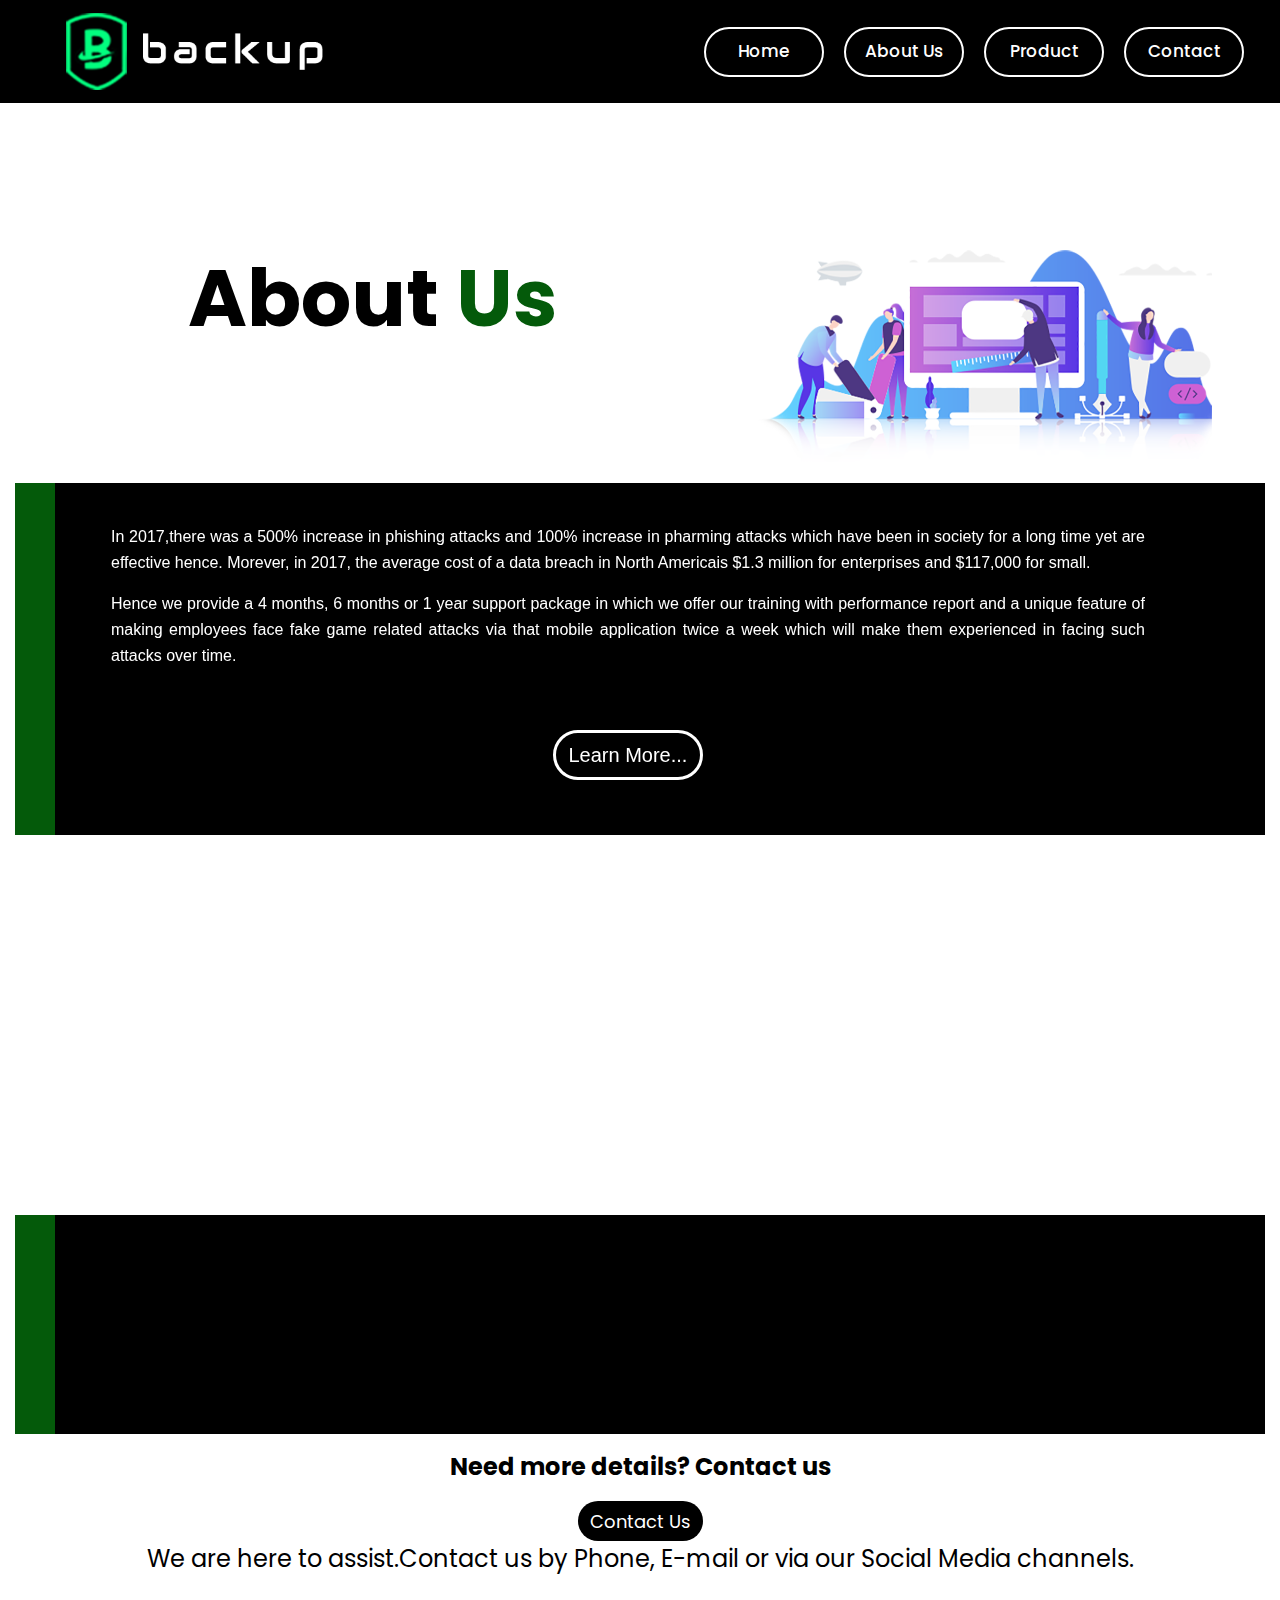
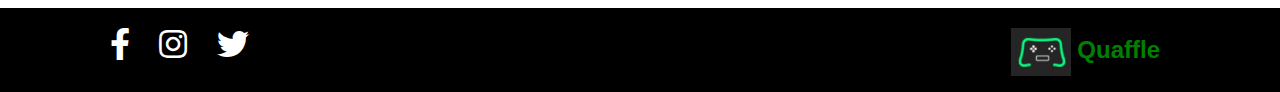
<file: html/aboutus.html>
<!DOCTYPE html>
<html lang="en">

<head>
    <meta charset="UTF-8">
    <meta name="viewport" content="width=device-width, initial-scale=1.0">
    <meta http-equiv="X-UA-Compatible" content="ie=edge">
    <link rel="icon" href="../assets/logo.png">
    <link rel="stylesheet" href="https://cdnjs.cloudflare.com/ajax/libs/font-awesome/5.9.0/css/all.min.css">
    <link rel="stylesheet" href="https://stackpath.bootstrapcdn.com/bootstrap/4.3.1/css/bootstrap.min.css"
        integrity="sha384-ggOyR0iXCbMQv3Xipma34MD+dH/1fQ784/j6cY/iJTQUOhcWr7x9JvoRxT2MZw1T" crossorigin="anonymous">
    <script src="https://code.jquery.com/jquery-3.3.1.slim.min.js"
        integrity="sha384-q8i/X+965DzO0rT7abK41JStQIAqVgRVzpbzo5smXKp4YfRvH+8abtTE1Pi6jizo" crossorigin="anonymous">
    </script>
    <script src="https://cdnjs.cloudflare.com/ajax/libs/popper.js/1.14.7/umd/popper.min.js"
        integrity="sha384-UO2eT0CpHqdSJQ6hJty5KVphtPhzWj9WO1clHTMGa3JDZwrnQq4sF86dIHNDz0W1" crossorigin="anonymous">
    </script>
    <script src="https://stackpath.bootstrapcdn.com/bootstrap/4.3.1/js/bootstrap.min.js"
        integrity="sha384-JjSmVgyd0p3pXB1rRibZUAYoIIy6OrQ6VrjIEaFf/nJGzIxFDsf4x0xIM+B07jRM" crossorigin="anonymous">
    </script>
    <link rel="stylesheet" href="/css/aboutus.css">
    <link rel="stylesheet" href="../css/aboutus.css">
    <!-- <script src/="aboutus.js"></script> -->
    <title>About Us</title>
    <script>
        $(document).ready(function () {
            $("#hidden1").fadeIn(3000);
            $("#hidden2").fadeIn(3000);
        });

    </script>

</head>

<body >
    <header class="container-fluid p-0 fixed">
        <nav class="navbar navbar-expand-lg">
                <a class="navbar-brand" href="../index.html">
                        <img style="width: 50%;" src="../assets/logo.png" alt="logo.jpg" id="logo">
                    </a>
                    
                    <img style="width:230px;margin:0 0 0 -160px;" src="../assets/backup_head_text.png" alt="" id="logo">
                    
            <button class="navbar-toggler" type="button" data-toggle="collapse" data-target="#navbarNav"
                aria-controls="navbarNav" aria-expanded="false" aria-label="Toggle navigation">
                <span class="navbar-toggler-icon"></span>
            </button>
            <div class="collapse navbar-collapse" id="navbarNav">
                <div class="mr-auto"></div>
                <ul class="navbar-nav">
                    <li class="nav-item">
                        <button type="button" id="button_head"><a class="nav-link" href="../index.html">Home <span
                                    class="sr-only">(current)</span></button></a>
                    </li>
                    <li class="nav-item">
                        <button type="button" id="button_head"><a class="nav-link" href="aboutus.html">About
                                Us</button></a>
                    </li>
                    <li class="nav-item">
                        <button type="button" id="button_head"><a class="nav-link"
                                href="feature.html">Product</button></a>
                    </li>
                    <li class="nav-item">
                        <button type="button" id="button_head"><a class="nav-link"
                                href="contact.html">Contact</button></a>
                    </li>
                </ul>
            </div>
        </nav>
    </header>

    <div class="container-fluid">
        <section class="parallax">

            <div class="row" style="text-align:-webkit-center;margin-top:147px">
                <div class="col-md-7">
                    <div id="hidden1" class="animation-element slide-left testimonial" >
                        <h1 style="text-align: center;color: black;">About <span style="color:#045a0a;">Us</span></h1>
                    </div>

                </div>
                <div class="animation-element slide-right testimonial" style="z-index: 0;">
                    <img class="imgAnimation" src="../assets/about1.png" style="width:465px;height:233px;">
                </div>
            </div>
        </section>
        <section class="container-fluid" style="color:white;background-color:black">
            <div class="row">
                <div style="background-color: #045a0a;padding-right: 40px;"></div>
                <div class="col-md-11">
                    <div class="cssanimation sequence fadeInBottom"
                        style="text-align: justify;line-height: 1.6;padding: 41px;">
                        <p>
                            In 2017,there was a 500% increase in phishing attacks and 100% increase in pharming attacks which have been in society for a long time yet are effective hence. Morever, in 2017, the average cost of a data breach in North Americais $1.3 million for enterprises and $117,000 for small.
                        </p>
                        <p>
                           Hence we provide a 4 months, 6 months or 1 year support package in which we offer our training with performance report and a unique feature of making employees face fake game related attacks via that mobile application twice a week which will make them experienced in facing such attacks over time.
                        </p>
                    </div>
                    <div style="text-align: center;padding-bottom:50px;">
                        <button id="more">Learn
                            More...</button>
                    </div>
                </div>
            </div>
        </section>
        <div id="ourTeam">
        <section >

            <div class="row" style="text-align:-webkit-center;margin-top:147px">
                <div class="col-md-7">
                    <div id="hidden2" class="animation-element slide-left testimonial">
                        <h1 style="text-align: center;color: black;">Our <span style="color:#045a0a;">Team</span></h1>
                    </div>

                </div>
                <div class="col-md-5" style="z-index: 0;">
                    <img class="animation-element slide-right testimonial" style="width:465px;height:233px;"
                        src="../assets/about2.png">
                </div>
            </div>
        </section>
       </div>

        <section class="container-fluid" style="color:white;background-color:black;">
                <div class="row">
    
                    <div style="padding-left:40px;background-color: #045a0a;"></div>
                    <div class="col-md-5 row animation-element slide-left testimonial" style="margin:5px;">

                        <div class="col-md-4" style="z-index: 0;"> <img src="../Website Template/tushar.png"
                                style="width:80%;margin:30px 0 0 20px;border-radius: 50%;">
                            
                            </div>
                        <div class="col-md-8" style="margin-top:35px;">
                            <h3> Tushar Narula,&nbsp;<span style="color:green;">CEO</span>
                                <hr style="width:50%;margin:0;background: #045a0a;">
                            </h3>
                           <a href="mailto:tusharnarula98@gmail.com">tusharnarula98@gmail.com</a><br>
                           <a href="tel:+919899070184">+91-9899070184</a>
                            
                        </div>
                        
                        <div >
                                <p style="color:white;text-align: center;padding:5px">Tushar is a student at UC Berkely and has a profound background in
                                        research, business, data analytics and sustainable strategy.</p>
                        </div>    
        
                        <div>
    
                        </div>
                    </div>
                    <div class="col-md-5 row animation-element slide-right testimonial" style="margin: 5px;">
                        <div class="col-md-4" style="z-index: 0;"> <img src="../Website Template/anshul.png"
                                style="width:80%;margin:30px 0 0 20px;border-radius: 50%;"></div>
                        <div class="col-md-8" style="margin-top:35px">
                            <h3> Anshul Jain, &nbsp;<span style="color:green;">CTO</span>
                                <hr style="width:40%;margin:0;background: #045a0a;">
                            </h3>
                            <a href="mailto:anshul121998@gmail.com">Anshul121998@gmail.com</a>
                            <br>
                            <a href="tel:+91 8510075928">+91-8510075928</a>
                           
                           
                        </div>
                        <div>
                                <p style="color:white;text-align: center;">Anshul has a background in computer science and has a good understanding
                                        of game mechanics and general cyber threats.</p>
                        </div>

                        <div>
                        </div>
    
                </div>
               
                </div>
    
                </div>
            </section>
    

        <section class="container-fluid"
            style="text-align: center;font-family: 'Poppins', sans-serif;font-size: 1.5em;padding: 15px;">
            <div>
                <p style="font-weight: bold;">Need more details? Contact us</p>
                <button id="contact"><a href="../html/contact.html">Contact Us</a></button>
                <p>We are here to assist.Contact us by Phone, E-mail or via our Social Media channels.</p>
            </div>
        </section>
    </div>
    <footer class="container-fluid ">
        <div class="row">
            <div class="col-md-6 icon">
                <a href="#"><i class="fab fa-facebook-f fa-2x" id="foot_icon"></i></a>
                <a href="#" style="margin:0 15px 0 15px"><i class="fab fa-instagram fa-2x" id="foot_icon"></i></a>
                <a href="#"><i class="fab fa-twitter fa-2x" id="foot_icon"></i></a>
            </div>
            <div class="col-md-6" style="text-align: end; padding-right:120px;font-size:1.5em;">
                <p>
                    Powered by <span><img src="../Website Template/quaffle.jpg" alt="quaffle.jpg" class="quaffle_img"></span> <span style="font-weight: bold;color:green;">Quaffle</span>
                </p>
            </div>
        </div>
    </footer>
    <script src="../js/animation.js"></script>
    <script src="../js/index.js"></script>

  
</body>

</html>
</file>
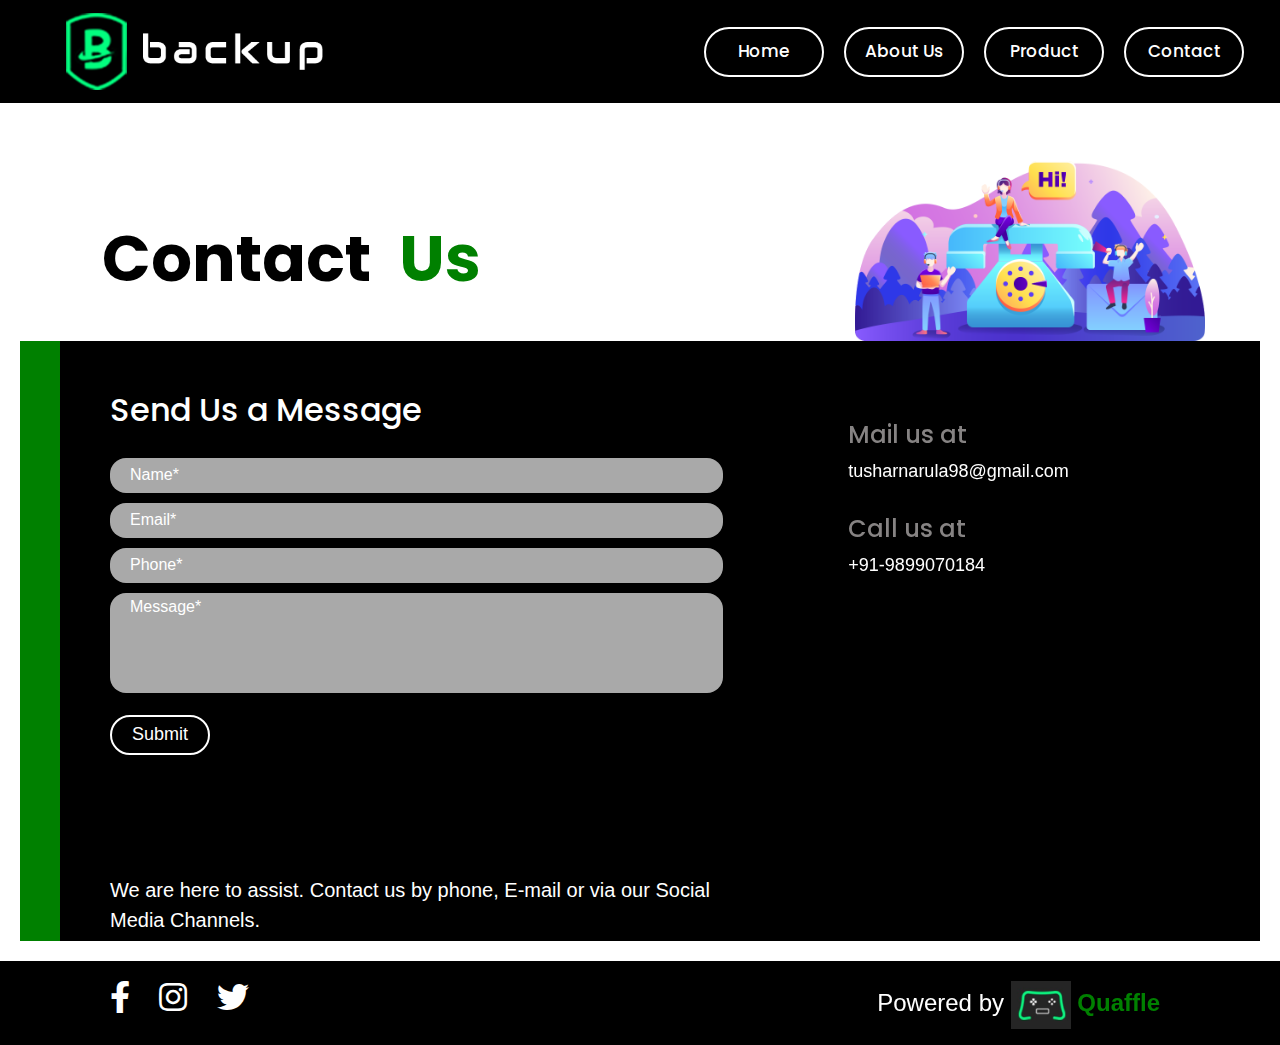
<file: html/contact.html>
<!DOCTYPE html>
<html lang="en">
<head>
    <meta charset="UTF-8">
    <meta name="viewport" content="width=device-width, initial-scale=1.0">
    <meta http-equiv="X-UA-Compatible" content="ie=edge">
    <link rel="icon" href="../assets/logo.png">
    <link rel="stylesheet" href="https://cdnjs.cloudflare.com/ajax/libs/font-awesome/5.9.0/css/all.min.css">
    <link rel="stylesheet" href="https://stackpath.bootstrapcdn.com/bootstrap/4.3.1/css/bootstrap.min.css"
        integrity="sha384-ggOyR0iXCbMQv3Xipma34MD+dH/1fQ784/j6cY/iJTQUOhcWr7x9JvoRxT2MZw1T" crossorigin="anonymous">
    <script src="https://code.jquery.com/jquery-3.3.1.slim.min.js"
        integrity="sha384-q8i/X+965DzO0rT7abK41JStQIAqVgRVzpbzo5smXKp4YfRvH+8abtTE1Pi6jizo" crossorigin="anonymous">
    </script>
    <script src="https://cdnjs.cloudflare.com/ajax/libs/popper.js/1.14.7/umd/popper.min.js"
        integrity="sha384-UO2eT0CpHqdSJQ6hJty5KVphtPhzWj9WO1clHTMGa3JDZwrnQq4sF86dIHNDz0W1" crossorigin="anonymous">
    </script>
    <script src="https://stackpath.bootstrapcdn.com/bootstrap/4.3.1/js/bootstrap.min.js"
        integrity="sha384-JjSmVgyd0p3pXB1rRibZUAYoIIy6OrQ6VrjIEaFf/nJGzIxFDsf4x0xIM+B07jRM" crossorigin="anonymous">
    </script>
    <link rel="stylesheet" href="../css/contact.css">
    <link rel="stylesheet" href="../css/animation.css">
    <title>Contact</title>
</head>

<body>
    <header class="container-fluid p-0 fixed">
        <nav class="navbar navbar-expand-lg">
                <a class="navbar-brand" href="../index.html">
                        <img style="width: 50%;" src="../assets/logo.png" alt="logo.jpg" id="logo">
                    </a>
                    
                    <img style="width:230px;margin:0 0 0 -160px;" src="../assets/backup_head_text.png" alt="" id="logo">
                    
            <button class="navbar-toggler" type="button" data-toggle="collapse" data-target="#navbarNav"
                aria-controls="navbarNav" aria-expanded="false" aria-label="Toggle navigation">
                <span class="navbar-toggler-icon"></span>
            </button>
            <div class="collapse navbar-collapse" id="navbarNav">
                <div class="mr-auto"></div>
                <ul class="navbar-nav">
                    <li class="nav-item">
                        <button type="button" id="button_head"><a class="nav-link" href="../index.html">Home <span
                                    class="sr-only">(current)</span></button></a>
                    </li>
                    <li class="nav-item">
                        <button type="button" id="button_head"><a class="nav-link" href="aboutus.html">About Us</button></a>
                    </li>
                    <li class="nav-item">
                        <button type="button" id="button_head"><a class="nav-link" href="feature.html">Product</button></a>
                    </li>
                    <li class="nav-item">
                        <button type="button" id="button_head"><a class="nav-link" href="contact.html">Contact</button></a>
                    </li>
                </ul>
            </div>
        </nav>
    </header>
    <section class="container-fluid">
        <div class="heading row">
            <div class="col-md-8 contact_us animation-element slide-left testimonial">
                <h2 style="color: black;">Contact <span style="color: green">&nbsp;Us</span></h2>
            </div>
            <div class="col-md-4  animation-element slide-right testimonial" style="z-index: 0">
                <img src="../assets/Contactus.png" alt="Contact.img" id="contact_img">
            </div>
        </div>
        <div class=" contact_form row">
            <div style="background: green; padding-left:40px; height: 600px;"></div>
            <div class="col-md-7 send_form">
                <h3>Send Us a Message</h3>
                <form action="#" id="cont_form">
                    <div class="inp_form">
                        <input type="text" placeholder="Name*">
                    </div>
                    <div class="inp_form">
                        <input type="email" name="email" id="email" placeholder="Email*">
                    </div>
                    <div class="inp_form">
                        <input type="text" name="phone" id="phone" placeholder="Phone*">
                    </div>
                    <div class="inp_form">
                        <textarea name="message" id="message" cols="30" rows="10" placeholder="Message*"></textarea>
                    </div>
                    <button type="submit" class="button_submit">Submit</button>
                </form>
                <p style="color: white; text-align:bottom; padding-top: 120px; font-size: 20px;">We are here to assist. Contact us by phone, E-mail or via our Social Media Channels.</p>
            </div>
            <div class="col-md-4">
                <div class="details">
                    <h3>Mail us at</h3>
                    <a href="mailto:tusharnarula98@gmail.com">tusharnarula98@gmail.com</a>
                    <h3>Call us at</h3>
                    <p>+91-9899070184</p>
                </div>
            </div>
        </div>
    </section>

    <footer class="container-fluid ">
        <div class="row">
            <div class="col-md-6 icon">
                <a href="#"><i class="fab fa-facebook-f fa-2x" id="foot_icon"></i></a>
                <a href="#" style="margin:0 15px 0 15px"><i class="fab fa-instagram fa-2x" id="foot_icon"></i></a>
                <a href="#"><i class="fab fa-twitter fa-2x" id="foot_icon"></i></a>
            </div>
            <div class="col-md-6" style="font-size:1.5em; text-align: end; padding-right:120px;">
                <p>
                    Powered by <span><img src="../Website Template/quaffle.jpg" alt="quaffle.jpg" class="quaffle_img"></span> <span style="font-weight: bold;color:green;">Quaffle</span>
                </p>
            </div>
        </div>
    </footer>
    <script src="../js/animation.js"></script>
    <script src="../js/index.js"></script>

</body>

</html>
</file>
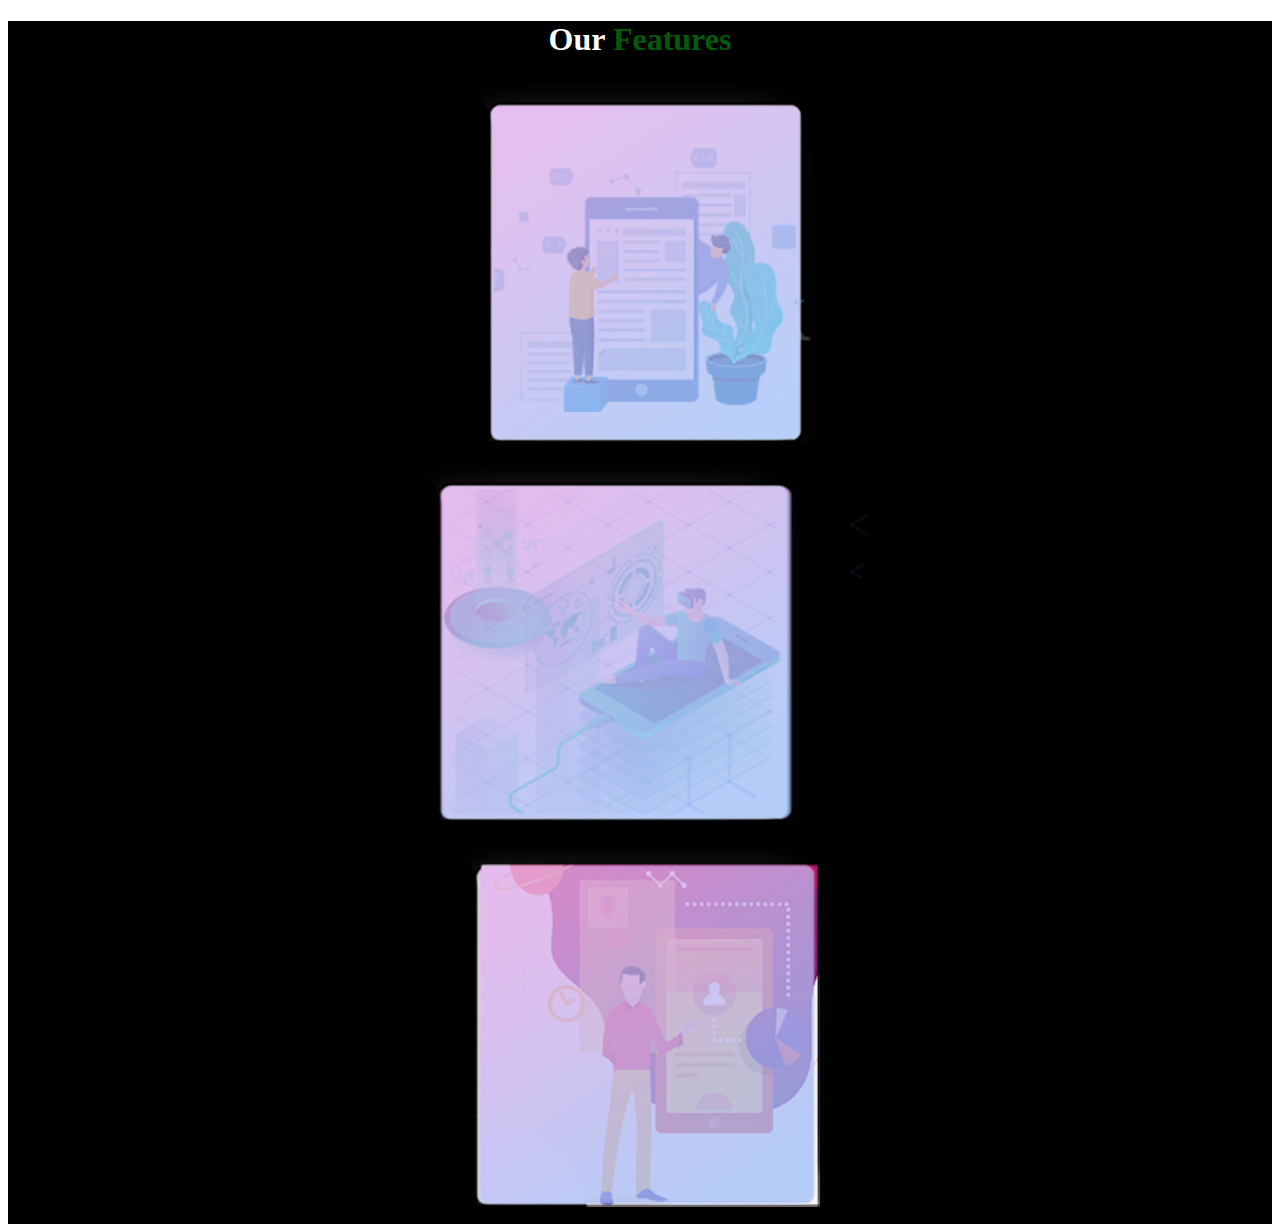
<file: html/fea.html>
<!DOCTYPE html>
<html lang="en">
<head>
    <meta charset="UTF-8">
    <meta name="viewport" content="width=device-width, initial-scale=1.0">
    <meta http-equiv="X-UA-Compatible" content="ie=edge">
    <title>Document</title>
</head>
<body>
    <section class="container-fluid" style="color:white;background-color:black;text-align: center;">
                <div class="row">
                    <div style="background-color: #045a0a;padding-right: 40px;"></div>
                    <div style="text-align: center;">
                        <h1><span style="color: white;">Our</span> <span style="color:#045a0a;">Features</span></h1>
                    </div>
                <div class="col-md-3" style="z-index:0;">
                    <div>
                       <img src="../assets/feature_cont.png">
                    </div>
                </div>
                <div class="col-md-3">
                        <img src="../assets/feature_game.png">

                </div>
                <div class="col-md-3">
                        <img src="../assets/feature_perf.png">

                </div>
            </div>
     </section>
</body>
</html>
</file>
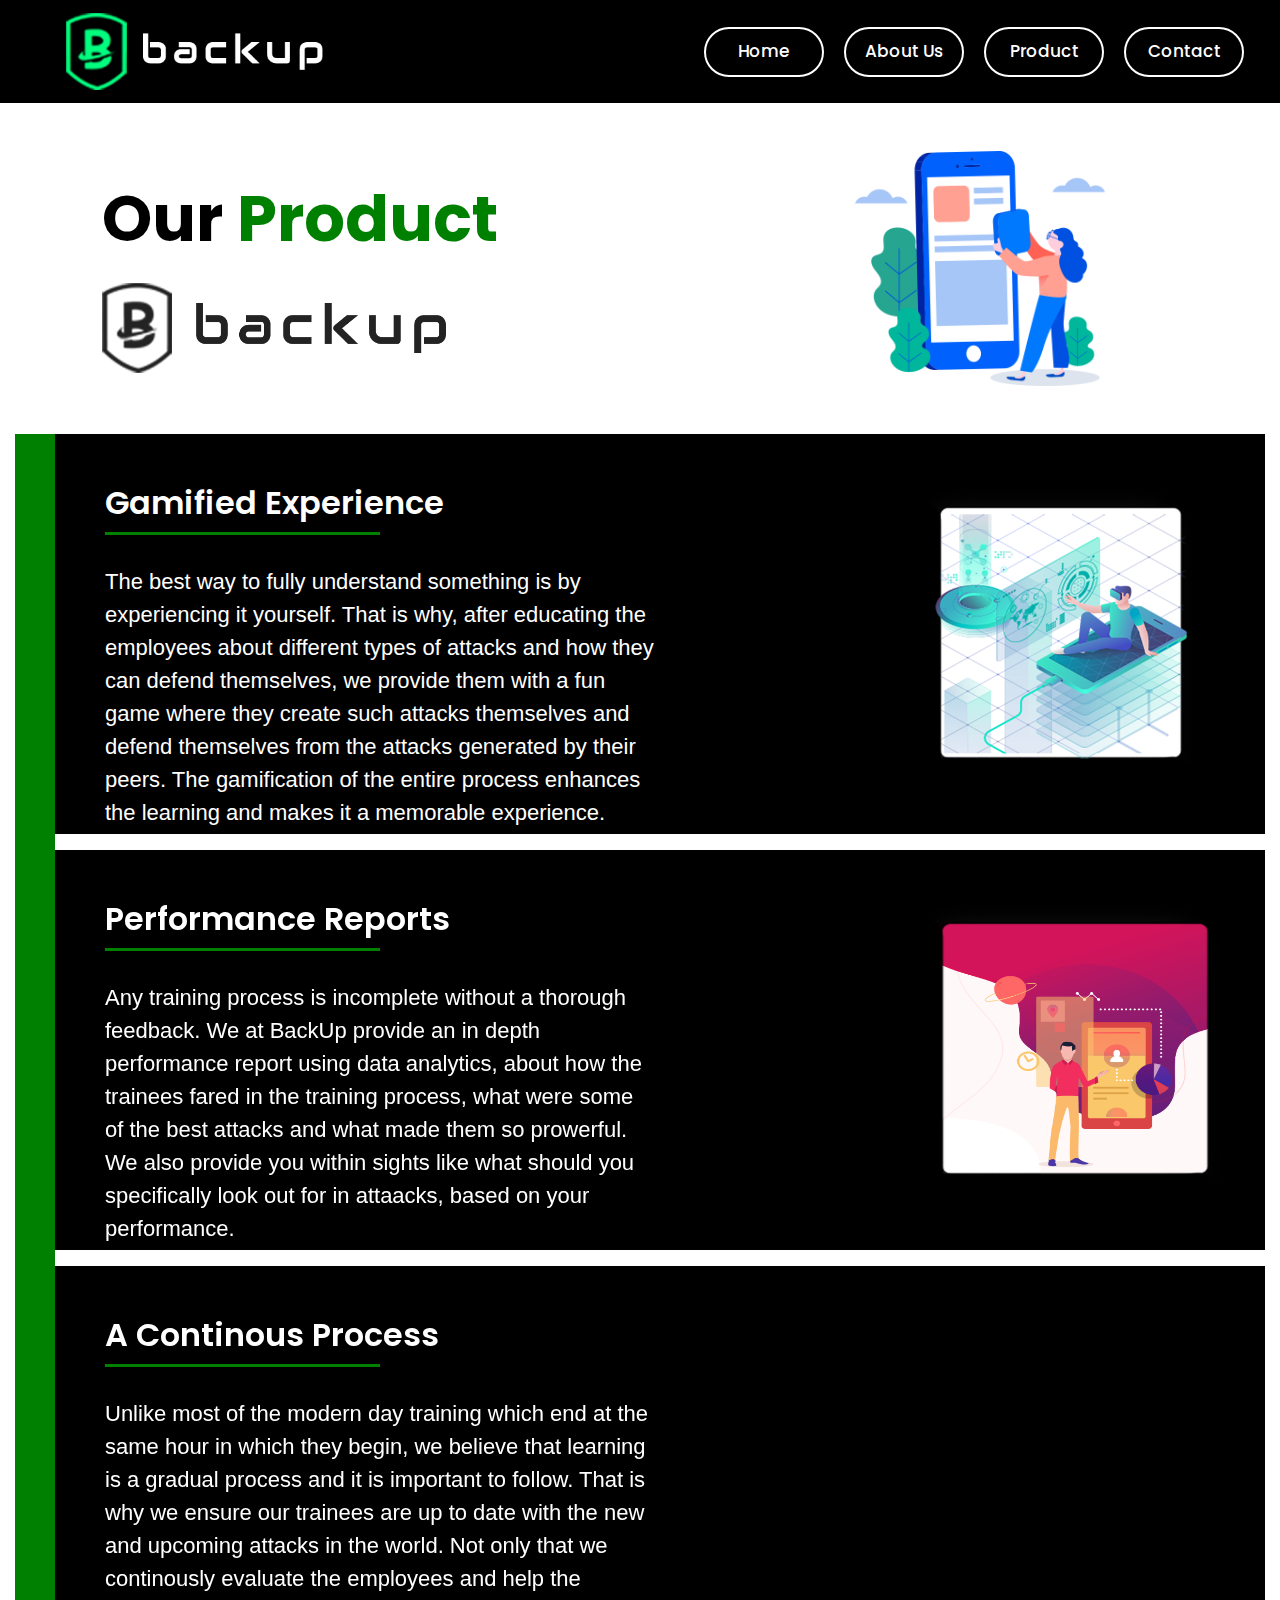
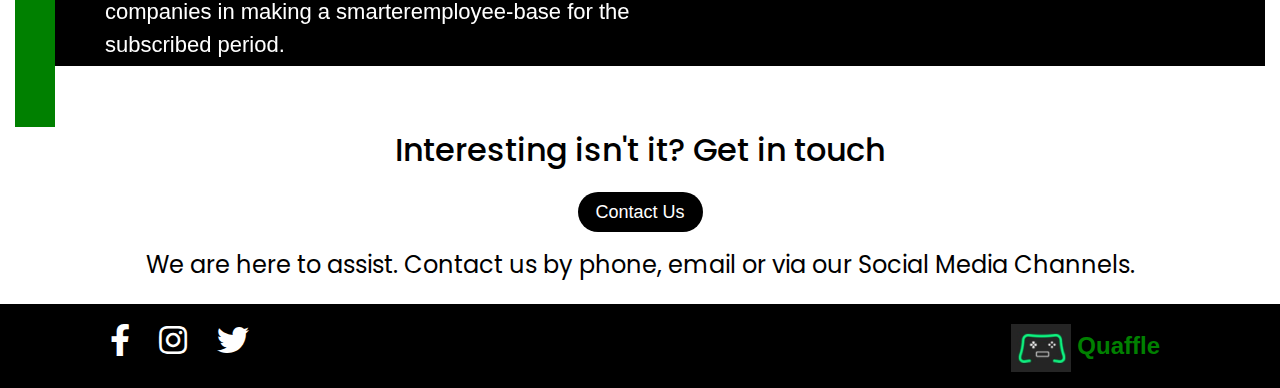
<file: html/feature.html>
<!DOCTYPE html>
<html lang="en">

<head>
    <meta charset="UTF-8">
    <meta name="viewport" content="width=device-width, initial-scale=1.0">
    <meta http-equiv="X-UA-Compatible" content="ie=edge">
    <link rel="icon" href="../assets/logo.png">
    <link rel="stylesheet" href="https://cdnjs.cloudflare.com/ajax/libs/font-awesome/5.9.0/css/all.min.css">
    <link rel="stylesheet" href="https://stackpath.bootstrapcdn.com/bootstrap/4.3.1/css/bootstrap.min.css"
        integrity="sha384-ggOyR0iXCbMQv3Xipma34MD+dH/1fQ784/j6cY/iJTQUOhcWr7x9JvoRxT2MZw1T" crossorigin="anonymous">
    <script src="https://code.jquery.com/jquery-3.3.1.slim.min.js"
        integrity="sha384-q8i/X+965DzO0rT7abK41JStQIAqVgRVzpbzo5smXKp4YfRvH+8abtTE1Pi6jizo" crossorigin="anonymous">
    </script>
    <script src="https://cdnjs.cloudflare.com/ajax/libs/popper.js/1.14.7/umd/popper.min.js"
        integrity="sha384-UO2eT0CpHqdSJQ6hJty5KVphtPhzWj9WO1clHTMGa3JDZwrnQq4sF86dIHNDz0W1" crossorigin="anonymous">
    </script>
    <script src="https://stackpath.bootstrapcdn.com/bootstrap/4.3.1/js/bootstrap.min.js"
        integrity="sha384-JjSmVgyd0p3pXB1rRibZUAYoIIy6OrQ6VrjIEaFf/nJGzIxFDsf4x0xIM+B07jRM" crossorigin="anonymous">
    </script>
    <link rel="stylesheet" href="../css/feature.css">
    <link rel="stylesheet" href="../css/animation.css">
    <link rel="stylesheet" href="../css/aboutus.css">
    <title>Features</title>
</head>

<body>
    <header class="container-fluid p-0 fixed" >
        <nav class="navbar navbar-expand-lg" >
            <a class="navbar-brand" href="../index.html">
                <img style="width: 50%;" src="../assets/logo.png" alt="logo.jpg" id="logo">
            </a>
            
            <img style="width:230px;margin:0 0 0 -160px;" src="../assets/backup_head_text.png" alt="" id="logo">
            
            
            <button class="navbar-toggler" type="button" data-toggle="collapse" data-target="#navbarNav"
                aria-controls="navbarNav" aria-expanded="false" aria-label="Toggle navigation">
                <span class="navbar-toggler-icon"></span>
            </button>
            <div class="collapse navbar-collapse" id="navbarNav">
                <div class="mr-auto"></div>
                <ul class="navbar-nav">
                    <li class="nav-item">
                        <button type="button" id="button_head"><a class="nav-link" href="../index.html">Home <span
                                    class="sr-only">(current)</span></button></a>
                    </li>
                    <li class="nav-item">
                        <button type="button" id="button_head"><a class="nav-link" href="aboutus.html">About Us</button></a>
                    </li>
                    <li class="nav-item">
                        <button type="button" id="button_head"><a class="nav-link" href="feature.html">Product</button></a>
                    </li>
                    <li class="nav-item">
                        <button type="button" id="button_head"><a class="nav-link" href="contact.html">Contact</button></a>
                    </li>
                </ul>
            </div>
        </nav>
    </header>
    <section class="container-fluid">
        <div class="product row">
            <div class="feat_head col-md-8 animation-element slide-left testimonial" style="z-index: 0;">
                <h3>Our <span style="color: green;">Product</span></h3>
                <div class="new_image" style="margin-top: 25px;z-index: 0;">
                    <img style="width:70px;margin-right:20px;" src="../assets/prod_bk_logo.png" alt="new_logo.jpg">
                    <img style="width:250px;" src="../assets/prod_text.png" alt="new_logo.jpg">

                </div>
            </div>
            <div class="image col-md-4  animation-element slide-right testimonial" style="z-index: 0;">
                <img src="../assets/product.png" alt="Backup features" id="head">
            </div>
        </div>
        <div class="feature1 row">
            <div style="background: green; padding-left: 40px;"></div>
            <div class="col-md-11 row">
                <div class="col-md-7 content">
                    <h4>Gamified Experience</h4>
                    <hr>
                    <p>
                        The best way to fully understand something is by experiencing it yourself. That is why, after
                        educating the employees about different types of attacks and how they can defend themselves, we
                        provide them with a fun game where they create such attacks themselves and defend themselves
                        from the attacks generated by their peers. The gamification of the entire process enhances the
                        learning and makes it a memorable experience.
                    </p>
                </div>
                <div class="col-md-5  animation-element slide-right testimonial" style="z-index: 0;">
                    <img src="../assets/feature1.png" alt="feature1.jpg" class="feature_img">
                </div>
            </div>
        </div>
        <div class="feature3 row">
            <div style="background: green; padding-left: 40px;"></div>
            <div class="col-md-11 row">
                <div class="col-md-7 content">
                    <h4>Performance Reports</h4>
                    <hr>
                    <p>
                        Any training process is incomplete without a thorough feedback. We at BackUp provide an in depth performance report using data analytics, about how the trainees fared in the training process, what were some of the best attacks and what made them so prowerful. We also provide you within sights like what should you specifically look out for in attaacks, based on your performance.
                    </p>
                </div>
                <div class="col-md-5  animation-element slide-right testimonial" style="z-index: 0;">
                    <img src="../assets/feature2.png" alt="feature2.jpg" class="feature_img">
                </div>
            </div>
        </div>
        <div class="feature3 row">
            <div style="background: green; padding-left: 40px;"></div>
            <div class="col-md-11 row">
                <div class="col-md-7 content">
                    <h4>A Continous Process</h4>
                    <hr>
                    <p>
                        Unlike most of the modern day training which end at the same hour in which they begin, we believe that learning is a gradual process and it is important to follow. That is why we ensure our trainees are up to date with the new and upcoming attacks in the world. Not only that we continously evaluate the employees and help the companies in making a smarteremployee-base for the subscribed period.
                    </p>
                </div>
                <div class="col-md-5  animation-element slide-right testimonial" style="z-index: 0;">
                    <img src="../assets/feature3.png" alt="feature3.jpg" class="feature_img">
                </div>
            </div>
        </div>
        <div class="contact_us">
            <h4>Interesting isn't it? Get in touch</h4>
            <button id="contact" type="button"><a href="../html/contact.html">Contact Us</a></button>
            <p>
                We are here to assist. Contact us by phone, email or via our Social Media Channels.
            </p>
        </div>
    </section>
    <footer class="container-fluid ">
        <div class="row">
            <div class="col-md-6 icon">
                <a href="#"><i class="fab fa-facebook-f fa-2x" id="foot_icon"></i></a>
                <a href="#" style="margin:0 15px 0 15px"><i class="fab fa-instagram fa-2x" id="foot_icon"></i></a>
                <a href="#"><i class="fab fa-twitter fa-2x" id="foot_icon"></i></a>
            </div>
            <div class="col-md-6" style="text-align: end; padding-right:120px;font-size:1.5em;">
                <p>
                    Powered by <span><img src="../Website Template/quaffle.jpg" alt="quaffle.jpg" class="quaffle_img"></span> <span style="font-weight: bold;color:green;">Quaffle</span>
                </p>
            </div>
        </div>
    </footer>
    <script src="../js/animation.js"></script>
    <script src="../js/index.js"></script>

</body>

</html>
</file>
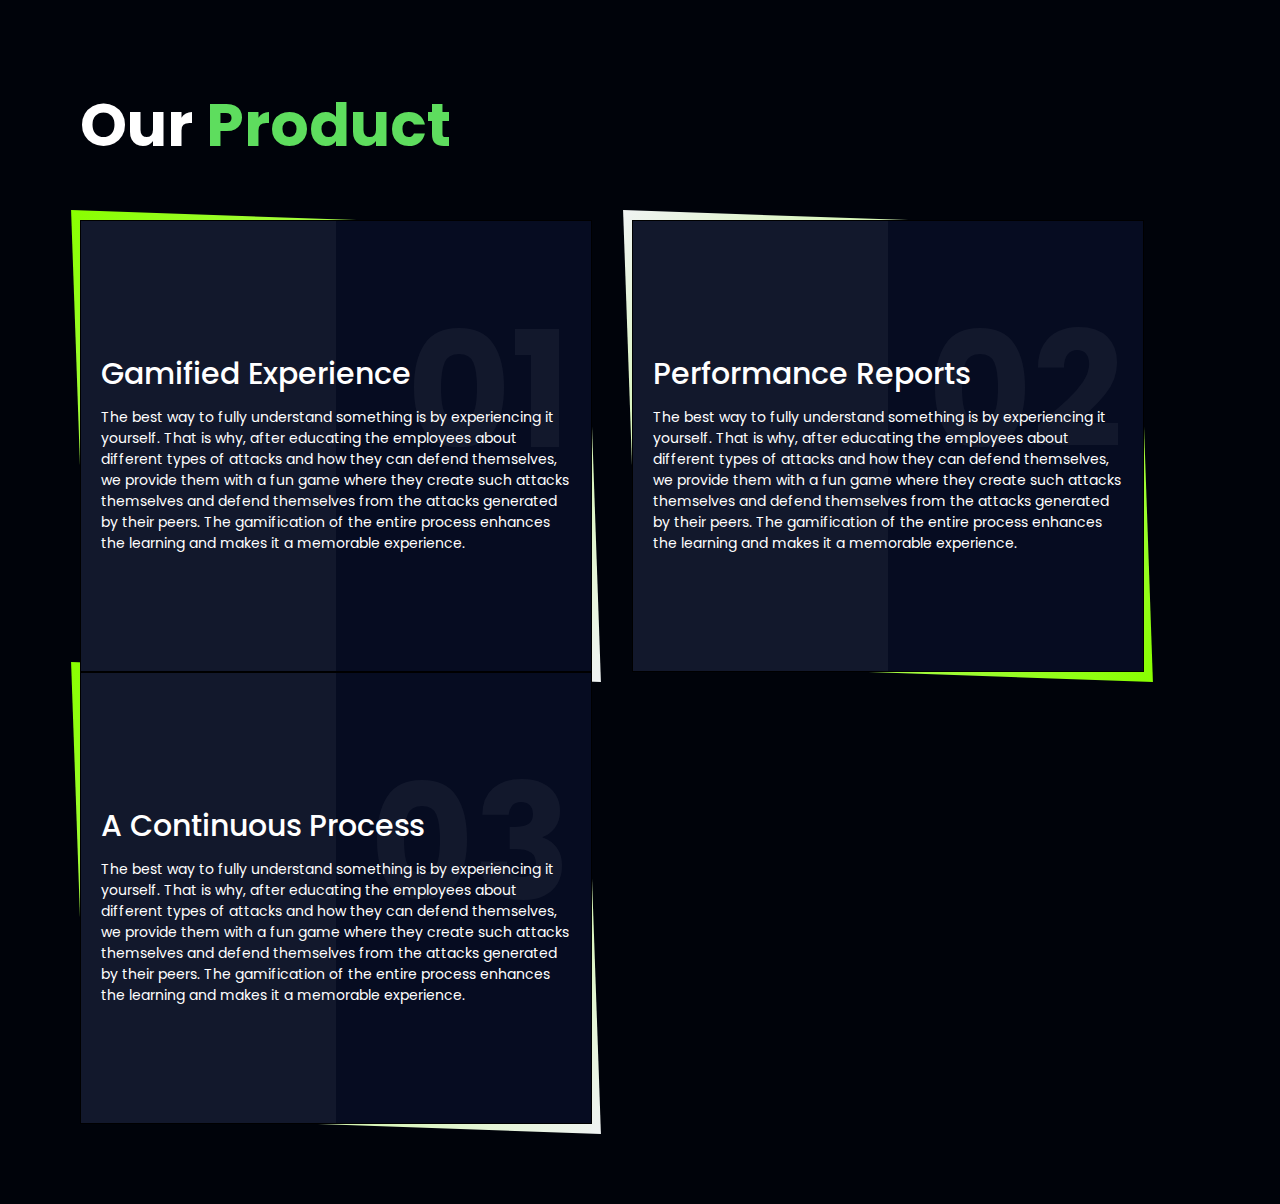
<file: template/features.html>
<!DOCTYPE html>
<html lang="en">

<head>
    <meta charset="UTF-8">
    <meta name="viewport" content="width=device-width, initial-scale=1.0">
    <meta http-equiv="X-UA-Compatible" content="ie=edge">
    <link rel="stylesheet" href="features.css">
    <title>Features</title>
</head>

<body>
    <section class="container-fluid">
        <div class="prod_head">
            <h2>Our <span style="color:rgb(94, 221, 94);">Product</span></h2>
        </div>
        <div class="container">
            <div class="box">
                <div class="content">
                    <h2>01</h2>
                    <h3>Gamified Experience</h3>
                    <p>
                        The best way to fully understand something is by experiencing it yourself. That is why, after
                        educating the employees about different types of attacks and how they can defend themselves, we
                        provide them with a fun game where they create such attacks themselves and defend themselves
                        from the attacks generated by their peers. The gamification of the entire process enhances the
                        learning and makes it a memorable experience.
                    </p>
                    <a href="#">Read More</a>
                </div>
            </div>
            <div class="box">
                <div class="content">
                    <h2>02</h2>
                    <h3>Performance Reports</h3>
                    <p>
                        The best way to fully understand something is by experiencing it yourself. That is why, after
                        educating the employees about different types of attacks and how they can defend themselves, we
                        provide them with a fun game where they create such attacks themselves and defend themselves
                        from the attacks generated by their peers. The gamification of the entire process enhances the
                        learning and makes it a memorable experience.
                    </p>
                    <a href="#">Read More</a>
                </div>
            </div>
            <div class="box">
                <div class="content">
                    <h2>03</h2>
                    <h3>A Continuous Process</h3>
                    <p>
                        The best way to fully understand something is by experiencing it yourself. That is why, after
                        educating the employees about different types of attacks and how they can defend themselves, we
                        provide them with a fun game where they create such attacks themselves and defend themselves
                        from the attacks generated by their peers. The gamification of the entire process enhances the
                        learning and makes it a memorable experience.
                    </p>
                    <a href="#">Read More</a>
                </div>
            </div>

        </div>

    </section>
</body>

</html>
</file>
<file: css/aboutus.css>
@import url('https://fonts.googleapis.com/css?family=Poppins:100,200,300,400,500,600,700,800,900');

body {
  padding: 0;
  margin: 0;
  overflow-x: hidden;
  /* scroll-behavior: smooth; */
}

.fixed {
  position: sticky;
  top:0; 
  left:0;
  width: 100%; 
  z-index: 10;

}
#particles-js {
  /* z-index: 1; */
  width: 100%;
  height: 90vh;
  /* position: fixed; */
  display: flex;
  text-align: center;
  justify-content: center;
  align-items: center;
  z-index: -10;
  background-color: black;
  background-image: url('../assets/world_bg.png');
  background-size: cover;
  background-position: 50% 50%;
  background-repeat: no-repeat;
  /* height: fit-content;  */
  background-attachment: fixed;
}

.particles-js-canvas-el {
  position: absolute;
}

header {
  position: relative;
  /* background: transparent; */
  z-index: 100;
}

.navbar {
  z-index: 100;
  background: black;
}

#logo {
  z-index: 100;
  width: 55%;
  padding-left: 50px;
}

.container-fluid {
  z-index: 20;
  color: black;
}

.navbar.navbar-expand-lg .nav-link {
  z-index: 100;
  color: black;
}

.nav-item {
  z-index: 100;
  padding-right: 20px;
}

#button_head {
  z-index: 100;
  /* border: none; */
  position: relative;
  z-index: 1;
  border: 2px solid white;
  border-radius: 2em;
  background: black;
  width: 120px;
  height: 50px;
  font-size: 18px;
}

#button_head a {
  z-index: 100;
  color: white;
  padding: 0;
  font-size: 17px;
  font-weight: 500;
  font-family: 'Poppins', sans-serif;
}

#button_head:hover {
  border: 3px solid green;
  color: green;
  transition: 0.5s all ease;
}

#button_head a:hover {
  color: green;
}

h1 {
  font-family: 'Poppins', sans-serif;
  font-size: 5em;
  font-weight: bold;
  color: black;
}

.hidden {
  display: none
}

.parallax1 {
  /* background-image: url('../assets/world_bg.png'); */
  /* background-color: transparent; */
  height: fit-content;
  background-attachment: fixed;
  background-position: center;
  background-repeat: no-repeat;
  background-size: cover;
}
.numbers{
  padding: 4vmin 4vmin 0 4vmin;
}
#head_f{
  color: white;
  text-align: center;
  font-family: 'Poppins', sans-serif;
  font-size: 5em;
  font-weight: bold;
}
.rect{
  background: white;
  position: relative;
  width: 15rem;
  height: 13rem;
  padding-top: 5vmin;
  border-radius: 0.4em;
  box-shadow:  0px 10px 42px rgba(230, 225, 225, 0.5);
  margin: 3em 5em 5em 5em;
}
.rect:nth-child(1){
  background-image: url("../assets/feature_game.png");
  background-repeat: no-repeat;
  background-position: 40%;
  background-size: 340px;
}
.rect:nth-child(2){
  background-image: url("../assets/feature_perf.png");
  background-repeat: no-repeat;
  background-position: 40%;
  background-size: 340px;
}
.rect:nth-child(3){
  background-image: url("../assets/feature_cont.png");
  background-repeat: no-repeat;
  background-position: 40%;
  background-size: 340px;
}
.rect>h1{
  text-align: center;
  padding-top: 30px;
  font-family: 'Poppins', sans-serif;
  font-weight: bold;
  font-size: 2em;
  color: black;
}
#ourteam{
  /* background-image: url("../assets/dot_bg4.png") */
}

.card {
  z-index: 100;
  box-shadow: 0 4px 8px 0 rgba(0, 0, 0, 0.2);
  max-width: 300px;
  height: 465px;
  margin: auto;
  text-align: center;
  font-family: arial;
  border-radius: 12px;
}

hr {
  background: green;
  margin-top: 1px solid;
  height: 2px;
  border: none;
}

a {
  color: white;
}

a:visited {
  color: white;
}

a:active {
  color: white;
}

a:hover {
  color: green;
  text-decoration: none;

}

.title {
  color: green;
  font-size: 18px;
  font-weight: bold;
}

#contact {
  border: none;
  /* border: 3px solid green; */
  border-radius: 2em;
  background: black;
  color: white;
  width: 10%;
  height: 40px;
  font-size: 18px;
}

#more {
  border: solid white;
  margin: 5px;
  border-radius: 2em;
  background: black;
  color: white;
  height: 50px;
  width: 150px;
  font-size: 20px;
}

.animation-element {
  z-index: 100;
  opacity: 0;
  /* position: relative; */
}

/*animation element sliding left*/

.animation-element.slide-left {
  opacity: 0;
  -moz-transition: all 500ms linear;
  -webkit-transition: all 500ms linear;
  -o-transition: all 500ms linear;
  transition: all 500ms linear;
  -moz-transform: translate3d(-100px, 0px, 0px);
  -webkit-transform: translate3d(-100px, 0px, 0px);
  -o-transform: translate(-100px, 0px);
  -ms-transform: translate(-100px, 0px);
  transform: translate3d(-100px, 0px, 0px);
}

.animation-element.slide-left.in-view {
  opacity: 1;
  -moz-transform: translate3d(0px, 0px, 0px);
  -webkit-transform: translate3d(0px, 0px, 0px);
  -o-transform: translate(0px, 0px);
  -ms-transform: translate(0px, 0px);
  transform: translate3d(0px, 0px, 0px);
}

.animation-element.slide-right {
  opacity: 0;
  -moz-transition: all 500ms linear;
  -webkit-transition: all 500ms linear;
  -o-transition: all 500ms linear;
  transition: all 500ms linear;
  -moz-transform: translate3d(100px, 0px, 0px);
  -webkit-transform: translate3d(100px, 0px, 0px);
  -o-transform: translate(100px, 0px);
  -ms-transform: translate(100px, 0px);
  transform: translate3d(100px, 0px, 0px);
}

.animation-element.slide-right.in-view {
  opacity: 1;
  -moz-transform: translate3d(0px, 0px, 0px);
  -webkit-transform: translate3d(0px, 0px, 0px);
  -o-transform: translate(0px, 0px);
  -ms-transform: translate(0px, 0px);
  transform: translate3d(0px, 0px, 0px);
}

@media screen and (max-width: 678px) {

  .animation-element.slide-right.testimonial,
  .animation-element.slide-right.testimonial:nth-of-type(odd),
  .animation-element.slide-right.testimonial:nth-of-type(even) {
    width: 100%;
    margin: 0px 0px 20px 0px;
  }


}


.cssanimation,
.cssanimation span {
  animation-duration: 2s;
  animation-fill-mode: both;
}

.cssanimation span {
  display: inline-block
}

.fadeInBottom {
  animation-name: fadeInBottom
}

@keyframes fadeInBottom {
  from {
    opacity: 0;
    transform: translateY(100%);
  }

  to {
    opacity: 1
  }
}


footer {
  /* position: relative; */
  background: black;
  color: white;
  padding-top: 20px;
}

.icon {
  padding-left: 100px;
}

.quaffle_img {
  width: 60px;
  background: black;
}

#foot_icon {
  color: white;
  padding-left: 10px;
}
</file>
<file: css/contact.css>
@import url('https://fonts.googleapis.com/css?family=Poppins:100,200,300,400,500,600,700,800,900');
body{
    overflow-x: hidden;
}

.fixed {
    position: sticky;
    top:0; 
    left:0;
    width: 100%; 
    z-index: 10;
}
.navbar{
    background: black;
}
#logo{
    width: 55%;
    padding-left: 50px;
}

.container-fluid .navbar.navbar-expand-lg .nav-link {
    color: black;
}
.nav-item{
    padding-right: 20px;
}
#button_head{
    /* border: none; */
    position: relative;
    z-index: 1;
    border: 2px solid white;
    border-radius: 2em;
    background: black;
    width: 120px;
    height: 50px;
    font-size: 18px;
}
#button_head a{
    color: white;
    padding: 0;
    font-size: 17px;
    font-weight: 500;
    font-family: 'Poppins', sans-serif;
}
#button_head:hover{
    border: 3px solid green;
    color: green;
    transition: 0.5s all ease;
}

#button_head a:hover{
    color: green;
}

section{
    z-index: 10;
    margin-bottom: 20px;
}
.heading{
    margin: 3em 3em 0 4.5em;
}
.contact_us>h2{
    padding-top: 70px;
    font-size: 4em;
    font-family: 'Poppins', sans-serif;
    font-weight: bold;
}
#contact_img{
    padding-top: 10px;
    width: 350px;
}
.contact_form{
    background: black;
    margin: 0 5px;
    height: 600px;
}
.send_form{
    padding: 50px;
}
.send_form>h3{
    padding-bottom: 30px;
    color: white;
    font-size: 2em;
    font-family: 'Poppins', sans-serif;
    font-weight: 500;
    padding-bottom: 10px;
}
.inp_form{
    padding: 10px 10px 0 0;
}
.inp_form>input{
    border: none;
    border-radius: 1em;
    width: 100%;
    height: 35px;
    padding-left: 20px;
    background: darkgrey;
    color: black;
}
.inp_form>textarea{
    border: none;
    border-radius: 1em;
    width: 100%;
    height: 100px;
    resize: none;
    padding-left: 20px;
    background: darkgrey;
    color: black; 
}
.inp_form>input::placeholder, .inp_form>textarea::placeholder{
    color: white;
}
.button_submit{
    margin-top: 15px;
    border: 2px solid white;
    border-radius: 2em;
    background: black;
    color: white;
    width: 100px;
    height: 40px;
    font-size: 18px;
}
.button_submit:hover{
    border: 3px solid green;
    color: green;
}
.details{
    padding: 50px;
}
.details>h3{
    color: rgb(134, 131, 131);
    font-size: 1.5em;
    font-family: 'Poppins', sans-serif;
    font-weight: 500;
    padding-top: 30px;
}
.details>a{
    color: white;
    font-size: 18px;
    padding-bottom: 10px;
}
.details>a:hover{
    text-decoration: none;
    color: green;
    transition: 0.5s all ease;
}
.details>p{
    color: white;
    font-size: 18px;
    font-weight: 100;
}

footer{
    background: black;
    color: white;
    padding-top: 20px;
}
.icon{
    padding-left: 100px;
}
.quaffle_img{
    width: 60px;
    background:black;
}
#foot_icon{
    color:white;
    padding-left: 10px;
}
</file>
<file: css/animation.css>
.animation-element {
    opacity: 0;
    /* position: relative; */
  }
  /*animation element sliding left*/
  
  .animation-element.slide-left {
    opacity: 0;
    -moz-transition: all 500ms linear;
    -webkit-transition: all 500ms linear;
    -o-transition: all 500ms linear;
    transition: all 500ms linear;
    -moz-transform: translate3d(-100px, 0px, 0px);
    -webkit-transform: translate3d(-100px, 0px, 0px);
    -o-transform: translate(-100px, 0px);
    -ms-transform: translate(-100px, 0px);
    transform: translate3d(-100px, 0px, 0px);
  }
  
  .animation-element.slide-left.in-view {
    opacity: 1;
    -moz-transform: translate3d(0px, 0px, 0px);
    -webkit-transform: translate3d(0px, 0px, 0px);
    -o-transform: translate(0px, 0px);
    -ms-transform: translate(0px, 0px);
    transform: translate3d(0px, 0px, 0px);
  }
  .animation-element.slide-right {
    opacity: 0;
    -moz-transition: all 500ms linear;
    -webkit-transition: all 500ms linear;
    -o-transition: all 500ms linear;
    transition: all 500ms linear;
    -moz-transform: translate3d(100px, 0px, 0px);
    -webkit-transform: translate3d(100px, 0px, 0px);
    -o-transform: translate(100px, 0px);
    -ms-transform: translate(100px,0px);
    transform: translate3d(100px, 0px,0px);
  }
  
  .animation-element.slide-right.in-view {
    opacity: 1;
    -moz-transform: translate3d(0px, 0px, 0px);
    -webkit-transform: translate3d(0px, 0px, 0px);
    -o-transform: translate(0px, 0px);
    -ms-transform: translate(0px, 0px);
    transform: translate3d(0px, 0px, 0px);
  }
@media screen and (max-width: 678px){
    .animation-element.slide-right.testimonial,
    .animation-element.slide-right.testimonial:nth-of-type(odd),
    .animation-element.slide-right.testimonial:nth-of-type(even){
      width: 100%;
      margin: 0px 0px 20px 0px;
    } 

    
  } 


  .cssanimation, .cssanimation span {
    animation-duration: 5s;
    animation-fill-mode: both;
}

.cssanimation span { display: inline-block }

.fadeInBottom { animation-name: fadeInBottom }
@keyframes fadeInBottom {
    from {
        opacity: 0;
        transform: translateY(100%);
    }
    to { opacity: 1 }
}
</file>
<file: css/feature.css>
@import url('https://fonts.googleapis.com/css?family=Poppins:100,200,300,400,500,600,700,800,900');

body {
    padding: 0;
    margin: 0;
}

.fixed {
    position: sticky;
    top:0; 
    left:0;
    width: 100%; 
    z-index: 10;

}
.navbar {
    background: black;
}

#logo {
    width: 55%;
    padding-left: 50px;
}

.container-fluid .navbar.navbar-expand-lg .nav-link {
    color: black;
}

.nav-item {
    padding-right: 20px;
}

#button_head {
    /* border: none; */
    position: relative;
    z-index: 1;
    border: 2px solid white;
    border-radius: 2em;
    background: black;
    width: 120px;
    height: 50px;
    font-size: 18px;
}

#button_head a {
    color: white;
    padding: 0;
    font-size: 17px;
    font-weight: 500;
    font-family: 'Poppins', sans-serif;
}

#button_head:hover {
    border: 3px solid green;
    color: green;
    transition: 0.5s all ease;
}

#button_head a:hover {
    color: green;
}

.product {
    margin: 3em 3em 3em 4.5em;
}

.feat_head>h3 {
    padding-top: 30px;
    font-size: 4em;
    font-family: 'Poppins', sans-serif;
    font-weight: bold;
}
.new_image>img{
    width: 50%;
    margin-bottom: -40px;
}

#head {
    width: 250px;
}

.feature1,
.feature2,
.feature3 {
    background: black;
    color: white;
    margin: 1em 0 1em 0;
    height: 400px;
}

.content {
    padding: 50px;
}

.content>h4 {
    font-family: 'Poppins', sans-serif;
    font-size: 2em;
    font-weight: 600;
    /* padding-bottom: -5px; */
    /* text-decoration: underline green; */
}

.content>hr {
    background: green;
    height: 3px;
    margin-right: 50%;
    margin-top: 10px;
    margin-bottom: 30px;
}

.content>p {
    font-size: 22px
}

.contact_us {
    text-align: -webkit-center;
    margin: 50px 0 10px 0;
}

.contact_us>h4 {
    font-size: 2em;
    font-family: 'Poppins', sans-serif;
    padding: 15px;
}

.feature_img {
    height: 280px;
    width: 300px;
    margin: 55px 0 0 200px;
}

#contact {
    border: none;
    /* border: 3px solid green; */
    border-radius: 2em;
    background: black;
    color: white;
    width: 10%;
    height: 40px;
    font-size: 18px;
}

.contact_us>p {
    font-size: 1.5em;
    font-family: 'Poppins', sans-serif;
    padding: 15px 0 5px 0;
}

footer {
    /* position: relative; */
    background: black;
    color: white;
    padding-top: 20px;
}

.icon {
    padding-left: 100px;
}
.quaffle_img{
    width: 60px;
    background:black;
}

#foot_icon {
    color: white;
    padding-left: 10px;
}
</file>
<file: template/features.css>
@import url('https://fonts.googleapis.com/css?family=Poppins:100,200,300,400,500,600,700,800,900');
body{
    margin: 0;
    padding: 0;
    background: #00030a;
    font-family: 'Poppins', sans-serif;
}
.container-fluid{
    margin: 5em;
}
.prod_head{
    color: white;
    font-size: 2.5em;
}

.container{
    display: flex;
    justify-content:center;
    /* align-items: center; */
    min-height: 100vh;
    position: relative;
    width: 95%;
    display: grid;
    grid-template-columns: repeat(auto-fill, minmax(350px, 1fr));
    grid-template-rows: auto;
    grid-gap: 0 40px;
}
.container .box{
    position: relative;
    height: 450px;
    background: #060c21;
    display: flex;
    justify-content: center;
    align-items: center;
    border: 1px solid #000;
}
.container .box::before{
    content: '';
    position: absolute;
    top: -2px;
    left: -2px;
    right: -2px;
    bottom: -2px;
    background: #fff;
    transform: skew(2deg, 2deg); /*important*/
    z-index: -1;
}
.container .box:nth-child(1)::before{
    background: linear-gradient(315deg, #f0f3f3, #89ff00);
}
.container .box:nth-child(2)::before{
    background: linear-gradient(315deg, #89ff00, #f0f3f3);
}
.container .box:nth-child(3)::before{
    background: linear-gradient(315deg, #f0f3f3, #89ff00);
}
.container .box:nth-child(4)::before{
    background: linear-gradient(315deg, #ff0000, #ffc107);
}
.container .box::after{
    content: '';
    position: absolute;
    top: 0;
    left: 0;
    width: 50%;
    height: 100%;
    background: rgba(255, 255, 255, 0.05);
    pointer-events: none;

}
.box .content{
    position: relative;
    padding: 20px;
    transform: translateY(40px);
}

.box .content h2{
    position: absolute;
    top: -60px;
    right: 20px;
    margin: 0;
    padding: 0;
    font-size: 10em;
    color: rgba(255, 255, 255, 0.05);
    transition: 0.5s;
}

.box:hover .content h2{
    top: -105px;
}

.box .content h3{
    margin: 0 0 10px;
    padding: 0;
    font-size: 30px;
    font-weight: 500;
    color: #fff;
    transition: 0.5s;
}
.box:hover .content h3{
    text-decoration: underline;
    transition-delay: 1s all ease;
}
.box .content p{
    margin: 0;
    padding: 0;
    color: #fff;
    font-size: 14px;
}
.box .content a{
    position: relative;
    margin: 20px 0 0;
    padding: 10px 20px;
    text-decoration: none;
    border: 1px solid #fff;
    display: inline-block;
    color: #fff;
    transition: 0.5s;
    transform: translateY(-40px);
    opacity: 0;
    visibility: hidden;
}
.box:hover .content a{
    transform:  translateY(0);
    opacity: 1;
    visibility: visible;
}
.box .content a:hover{
    color: #000;
    background: #fff;
}
</file>
